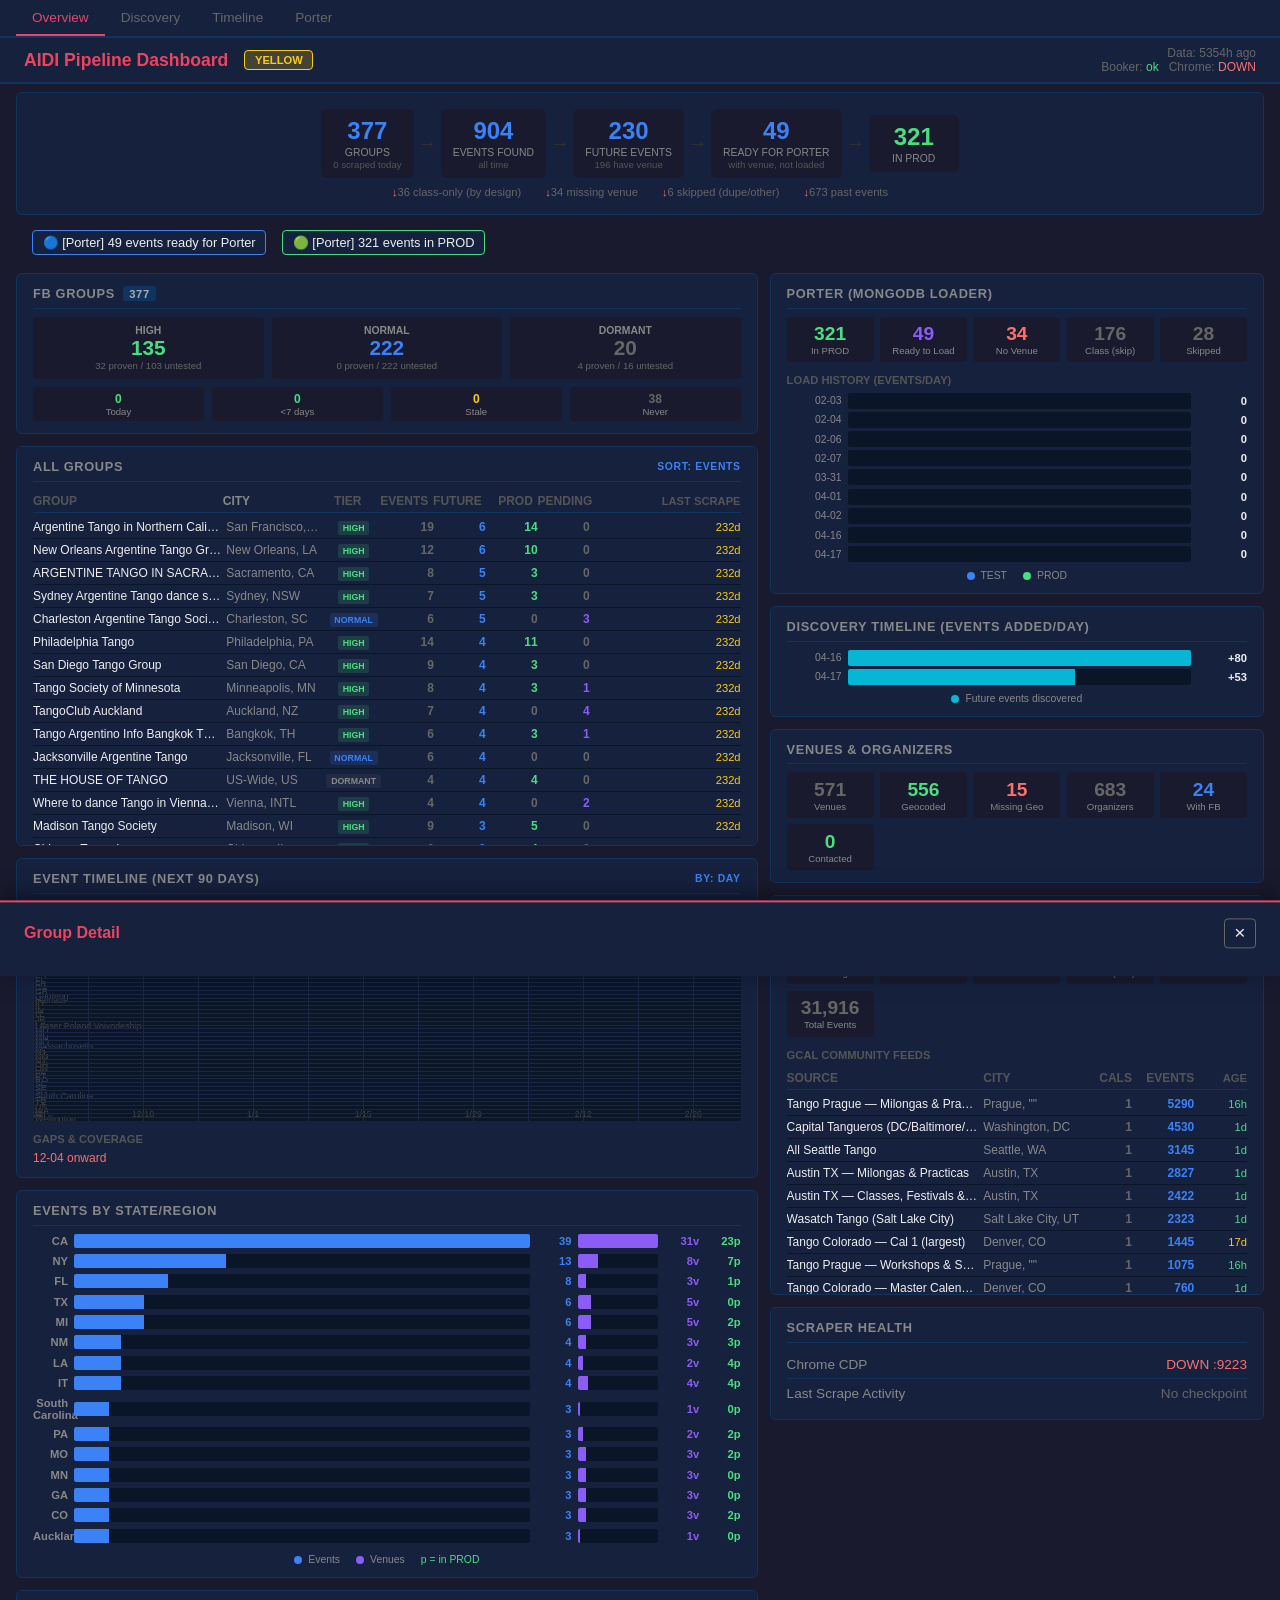
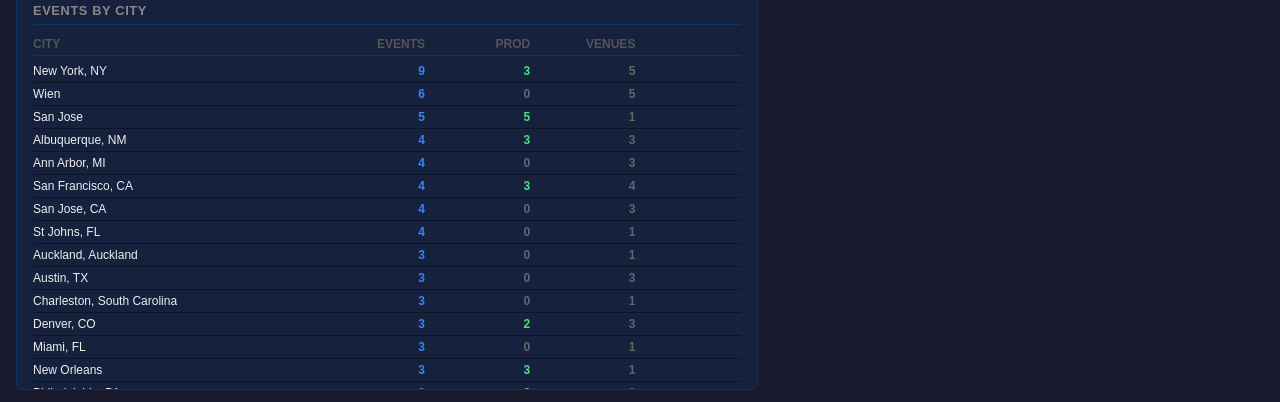
<file: index.html>
<!DOCTYPE html>
<html lang="en">
<head>
  <meta charset="UTF-8">
  <meta name="viewport" content="width=device-width, initial-scale=1.0">
  <title>AIDI Pipeline Dashboard</title>
  <link rel="stylesheet" href="style.css">
</head>
<body>
  <nav style="background:#16213e;display:flex;align-items:center;border-bottom:2px solid #0f3460;padding:0 1rem;">
    <a href="index.html" style="color:#e94560;text-decoration:none;padding:0.6rem 1rem;font-size:0.85rem;border-bottom:2px solid #e94560;">Overview</a>
    <a href="discovery.html" style="color:#666;text-decoration:none;padding:0.6rem 1rem;font-size:0.85rem;border-bottom:2px solid transparent;">Discovery</a>
    <a href="timeline.html" style="color:#666;text-decoration:none;padding:0.6rem 1rem;font-size:0.85rem;border-bottom:2px solid transparent;">Timeline</a>
    <a href="porter.html" style="color:#666;text-decoration:none;padding:0.6rem 1rem;font-size:0.85rem;border-bottom:2px solid transparent;">Porter</a>
  </nav>
  <header>
    <div class="header-left">
      <h1>AIDI Pipeline Dashboard</h1>
      <span id="health-badge" class="health-badge">--</span>
    </div>
    <div id="status">
      <span id="last-updated">Loading...</span>
      <br>
      <span id="db-status"></span>
    </div>
  </header>

  <!-- ═══ PIPELINE FUNNEL (top banner) ═══ -->
  <section id="funnel-section" class="panel funnel-panel">
    <div class="funnel-flow">
      <div class="funnel-step">
        <div class="funnel-value" id="f-groups">--</div>
        <div class="funnel-label">Groups</div>
        <div class="funnel-sub" id="f-groups-sub"></div>
      </div>
      <div class="funnel-arrow">&rarr;</div>
      <div class="funnel-step">
        <div class="funnel-value" id="f-discovered">--</div>
        <div class="funnel-label">Events Found</div>
        <div class="funnel-sub" id="f-discovered-sub"></div>
      </div>
      <div class="funnel-arrow">&rarr;</div>
      <div class="funnel-step">
        <div class="funnel-value" id="f-future">--</div>
        <div class="funnel-label">Future Events</div>
        <div class="funnel-sub" id="f-future-sub"></div>
      </div>
      <div class="funnel-arrow">&rarr;</div>
      <div class="funnel-step">
        <div class="funnel-value" id="f-ready">--</div>
        <div class="funnel-label">Ready for Porter</div>
        <div class="funnel-sub" id="f-ready-sub"></div>
      </div>
      <div class="funnel-arrow">&rarr;</div>
      <div class="funnel-step step-prod">
        <div class="funnel-value" id="f-prod">--</div>
        <div class="funnel-label">In PROD</div>
      </div>
    </div>
    <div class="funnel-drops">
      <span id="f-drop-class"></span>
      <span id="f-drop-venue"></span>
      <span id="f-drop-skipped"></span>
      <span id="f-drop-past"></span>
    </div>
  </section>

  <!-- ═══ ALERTS BAR ═══ -->
  <section id="alerts-bar" class="alerts-bar"></section>

  <!-- ═══ MAIN GRID ═══ -->
  <main class="main-grid">

    <!-- LEFT: Groups + Regions -->
    <div class="col-left">
      <!-- Group Tiers -->
      <section class="panel">
        <h2>FB Groups <span class="badge" id="group-total">--</span></h2>
        <div id="group-tiers" class="tier-cards"></div>
        <div id="group-freshness" class="freshness-row"></div>
      </section>

      <!-- Group Table (clickable) -->
      <section class="panel panel-scroll">
        <h2>All Groups <span class="toggle" id="group-sort-toggle">sort: events</span></h2>
        <div class="table-header group-table-row">
          <span class="col-name">Group</span>
          <span class="col-city">City</span>
          <span class="col-tier">Tier</span>
          <span class="col-num">Events</span>
          <span class="col-num">Future</span>
          <span class="col-num">PROD</span>
          <span class="col-num">Pending</span>
          <span class="col-num"></span>
          <span class="col-age">Last Scrape</span>
        </div>
        <div id="group-table"></div>
      </section>

      <!-- Scatter Timeline -->
      <section class="panel">
        <h2>Event Timeline (next 90 days) <span class="toggle" id="scatter-mode-toggle">by: day</span></h2>
        <div id="scatter-legend" class="chart-legend"></div>
        <div id="scatter-chart" class="scatter-area"></div>
        <h3>Gaps &amp; Coverage</h3>
        <div id="scatter-gaps"></div>
      </section>

      <!-- State/Region rollup -->
      <section class="panel">
        <h2>Events by State/Region</h2>
        <div id="state-bars" class="chart-area"></div>
      </section>

      <!-- Regions -->
      <section class="panel panel-scroll">
        <h2>Events by City</h2>
        <div class="table-header region-table-row">
          <span class="col-name">City</span>
          <span class="col-num">Events</span>
          <span class="col-num">PROD</span>
          <span class="col-num">Venues</span>
          <span class="col-num"></span>
        </div>
        <div id="region-table"></div>
      </section>
    </div>

    <!-- RIGHT: Porter + Harvey + Health -->
    <div class="col-right">

      <!-- Porter Sync -->
      <section class="panel">
        <h2>Porter (MongoDB Loader)</h2>
        <div id="porter-sync" class="metrics-grid"></div>
        <h3>Load History (events/day)</h3>
        <div id="porter-history" class="chart-area"></div>
      </section>

      <!-- Event Timeline -->
      <section class="panel">
        <h2>Discovery Timeline (events added/day)</h2>
        <div id="event-timeline" class="chart-area"></div>
      </section>

      <!-- Venues & Organizers -->
      <section class="panel">
        <h2>Venues &amp; Organizers</h2>
        <div id="venues-orgs" class="metrics-grid"></div>
      </section>

      <!-- Harvey Sites -->
      <section class="panel panel-scroll">
        <h2>Harvey (Site Scraper) <span class="badge" id="harvey-total">--</span></h2>
        <div id="harvey-summary" class="metrics-grid"></div>
        <h3>GCal Community Feeds</h3>
        <div class="table-header site-table-row">
          <span class="col-name">Source</span>
          <span class="col-type">City</span>
          <span class="col-num">Cals</span>
          <span class="col-num">Events</span>
          <span class="col-age">Age</span>
        </div>
        <div id="harvey-gcal-sources"></div>
        <h3>Standalone Sites</h3>
        <div class="table-header site-table-row">
          <span class="col-name">Site</span>
          <span class="col-type">Type</span>
          <span class="col-num"></span>
          <span class="col-num">Events</span>
          <span class="col-age">Age</span>
        </div>
        <div id="harvey-standalone"></div>
      </section>

      <!-- Scraper Health -->
      <section class="panel">
        <h2>Scraper Health</h2>
        <div id="scraper-health"></div>
      </section>
    </div>
  </main>

  <!-- Group detail drawer -->
  <div id="group-drawer" class="drawer hidden">
    <div class="drawer-header">
      <h2 id="drawer-title">Group Detail</h2>
      <button id="drawer-close">&times;</button>
    </div>
    <div id="drawer-content"></div>
  </div>

  <script src="app.js?v=6"></script>
</body>
</html>
</file>
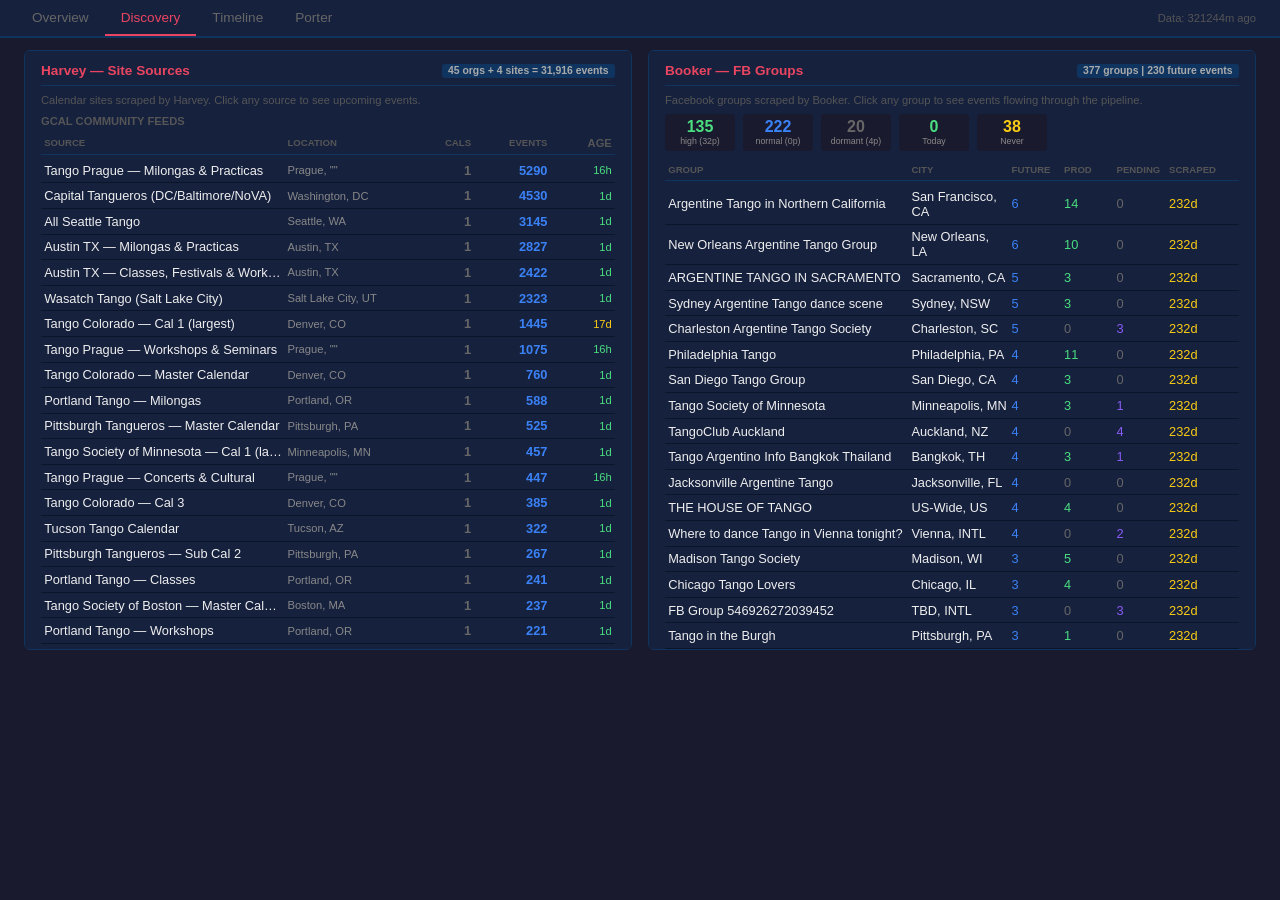
<file: discovery.html>
<!DOCTYPE html>
<html lang="en">
<head>
  <meta charset="UTF-8">
  <meta name="viewport" content="width=device-width, initial-scale=1.0">
  <title>AIDI — Discovery</title>
  <style>
    * { box-sizing: border-box; margin: 0; padding: 0; }
    body { font-family: -apple-system, BlinkMacSystemFont, 'Segoe UI', Roboto, sans-serif; background: #1a1a2e; color: #eee; font-size: 14px; }

    nav { background: #16213e; display: flex; align-items: center; border-bottom: 2px solid #0f3460; padding: 0 1rem; }
    nav a { color: #666; text-decoration: none; padding: 0.6rem 1rem; font-size: 0.85rem; border-bottom: 2px solid transparent; }
    nav a:hover { color: #aaa; }
    nav a.active { color: #e94560; border-bottom-color: #e94560; }
    .nav-spacer { flex: 1; }
    #nav-status { font-size: 0.7rem; color: #555; padding: 0.5rem; }

    .page { padding: 0.75rem 1.5rem; }

    /* Two column layout */
    .two-col { display: grid; grid-template-columns: 1fr 1fr; gap: 1rem; }
    @media (max-width: 1000px) { .two-col { grid-template-columns: 1fr; } }

    .panel { background: #16213e; border-radius: 6px; padding: 0.75rem 1rem; border: 1px solid #0f3460; }
    .panel h2 { font-size: 0.85rem; color: #e94560; margin-bottom: 0.5rem; padding-bottom: 0.4rem; border-bottom: 1px solid #0f3460; display: flex; justify-content: space-between; align-items: center; }
    .panel h3 { font-size: 0.7rem; color: #555; text-transform: uppercase; margin: 0.6rem 0 0.3rem; }
    .badge { font-size: 0.65rem; background: #0f3460; color: #aaa; padding: 0.1rem 0.4rem; border-radius: 3px; }

    .c-ok { color: #4ade80; } .c-warn { color: #facc15; } .c-bad { color: #f87171; }
    .c-blue { color: #3b82f6; } .c-purple { color: #8b5cf6; } .c-muted { color: #666; }

    /* Source/group rows */
    .source-row {
      display: grid; grid-template-columns: 2fr 1fr 0.5fr 0.6fr 0.5fr;
      gap: 0.3rem; align-items: center; padding: 0.3rem 0.2rem;
      border-bottom: 1px solid #0a1628; cursor: pointer; font-size: 0.8rem;
    }
    .source-row:hover { background: #1a2744; }
    .source-row .name { overflow: hidden; text-overflow: ellipsis; white-space: nowrap; }
    .source-row .loc { color: #888; font-size: 0.7rem; }
    .source-row .num { text-align: right; font-weight: bold; }
    .source-row .age { text-align: right; font-size: 0.7rem; }

    .group-row {
      display: grid; grid-template-columns: 2.5fr 1fr 0.5fr 0.5fr 0.5fr 0.7fr;
      gap: 0.3rem; align-items: center; padding: 0.3rem 0.2rem;
      border-bottom: 1px solid #0a1628; cursor: pointer; font-size: 0.8rem;
    }
    .group-row:hover { background: #1a2744; }
    .group-row .name { overflow: hidden; text-overflow: ellipsis; white-space: nowrap; }

    .tier-badge { font-size: 0.55rem; padding: 0.1rem 0.3rem; border-radius: 2px; text-transform: uppercase; font-weight: bold; }
    .tier-badge.high { background: rgba(74,222,128,0.15); color: #4ade80; }
    .tier-badge.normal { background: rgba(59,130,246,0.15); color: #3b82f6; }
    .tier-badge.dormant { background: rgba(102,102,102,0.15); color: #888; }

    .table-header { font-size: 0.6rem; color: #555; text-transform: uppercase; font-weight: bold; border-bottom: 1px solid #0f3460; padding-bottom: 0.3rem; margin-bottom: 0.2rem; }

    .panel-scroll { max-height: 600px; overflow-y: auto; }

    /* Detail drawer */
    .detail-panel { display: none; background: #121e38; border: 1px solid #3b82f6; border-radius: 6px; padding: 0.75rem 1rem; margin-top: 0.5rem; }
    .detail-panel.open { display: block; }
    .detail-panel h3 { color: #3b82f6; }
    .detail-close { float: right; background: none; border: 1px solid #555; color: #eee; cursor: pointer; padding: 0.1rem 0.4rem; border-radius: 3px; font-size: 0.8rem; }

    .event-row {
      display: grid; grid-template-columns: 2fr 0.8fr 1fr 0.7fr 0.6fr;
      gap: 0.3rem; padding: 0.2rem 0; border-bottom: 1px solid #0a1628; font-size: 0.75rem;
    }
    .event-row .title { overflow: hidden; text-overflow: ellipsis; white-space: nowrap; }
    .event-row .date { color: #888; }
    .event-row .venue { color: #888; overflow: hidden; text-overflow: ellipsis; white-space: nowrap; }

    .metrics-row { display: flex; gap: 0.5rem; margin: 0.4rem 0; }
    .metric { background: #1a1a2e; padding: 0.3rem 0.5rem; border-radius: 3px; text-align: center; min-width: 70px; }
    .metric .val { font-size: 1rem; font-weight: bold; }
    .metric .lbl { font-size: 0.55rem; color: #888; }
  </style>
</head>
<body>

  <nav>
    <a href="index.html">Overview</a>
    <a href="discovery.html" class="active">Discovery</a>
    <a href="timeline.html">Timeline</a>
    <a href="porter.html">Porter</a>
    <div class="nav-spacer"></div>
    <span id="nav-status"></span>
  </nav>

  <div class="page">
    <div class="two-col">

      <!-- HARVEY (left) -->
      <div>
        <section class="panel panel-scroll">
          <h2>Harvey — Site Sources <span class="badge" id="harvey-badge">--</span></h2>
          <p style="font-size:0.7rem;color:#555;margin-bottom:0.5rem;">Calendar sites scraped by Harvey. Click any source to see upcoming events.</p>

          <h3>GCal Community Feeds</h3>
          <div class="table-header source-row">
            <span>Source</span><span>Location</span><span class="num">Cals</span><span class="num">Events</span><span class="age">Age</span>
          </div>
          <div id="harvey-gcal"></div>

          <h3>Standalone Sites</h3>
          <div class="table-header source-row">
            <span>Site</span><span>Type</span><span></span><span class="num">Events</span><span class="age">Age</span>
          </div>
          <div id="harvey-standalone"></div>

          <div class="detail-panel" id="harvey-detail"></div>
        </section>
      </div>

      <!-- BOOKER (right) -->
      <div>
        <section class="panel panel-scroll">
          <h2>Booker — FB Groups <span class="badge" id="booker-badge">--</span></h2>
          <p style="font-size:0.7rem;color:#555;margin-bottom:0.5rem;">Facebook groups scraped by Booker. Click any group to see events flowing through the pipeline.</p>

          <div id="booker-tiers" style="display:flex;gap:0.5rem;margin-bottom:0.5rem;"></div>

          <div class="table-header group-row">
            <span>Group</span><span>City</span><span class="num">Future</span><span class="num">PROD</span><span class="num">Pending</span><span class="age">Scraped</span>
          </div>
          <div id="booker-groups"></div>

          <div class="detail-panel" id="booker-detail"></div>
        </section>
      </div>

    </div>
  </div>

<script>
const REFRESH = 60000;
let DATA = null;

async function load() {
  try { DATA = await (await fetch('data.json?t=' + Date.now())).json(); render(); }
  catch (e) { console.error(e); }
}

function render() {
  if (!DATA) return;
  const ts = new Date(DATA.generated_at);
  document.getElementById('nav-status').textContent = `Data: ${Math.round((Date.now() - ts.getTime()) / 60000)}m ago`;

  renderHarvey();
  renderBooker();
}

// ── HARVEY ──

function renderHarvey() {
  const h = DATA.harvey || {};
  const sources = h.sources || [];
  const standalone = h.standalone || [];
  const sum = h.summary || {};

  document.getElementById('harvey-badge').textContent =
    `${sum.gcalSources || 0} orgs + ${sum.standaloneSites || 0} sites = ${(sum.totalEvents || 0).toLocaleString()} events`;

  document.getElementById('harvey-gcal').innerHTML = sources.map((s, i) => {
    const age = fmtAge(s.ageHours);
    const ageCls = s.ageHours === null ? 'c-bad' : s.ageHours < 168 ? 'c-ok' : 'c-warn';
    return `<div class="source-row" onclick="showHarveyDetail('gcal', ${i})">
      <span class="name">${s.name}</span>
      <span class="loc">${s.city}, ${s.state}</span>
      <span class="num c-muted">${s.subCalendars}</span>
      <span class="num c-blue">${s.events}</span>
      <span class="age ${ageCls}">${age}</span>
    </div>`;
  }).join('');

  document.getElementById('harvey-standalone').innerHTML = standalone.map((s, i) => {
    const age = fmtAge(s.ageHours);
    const ageCls = s.ageHours === null ? 'c-bad' : s.ageHours < 168 ? 'c-ok' : 'c-warn';
    return `<div class="source-row" onclick="showHarveyDetail('standalone', ${i})">
      <span class="name">${s.name}</span>
      <span class="loc" style="color:#666">${s.type}</span>
      <span></span>
      <span class="num c-blue">${s.events}</span>
      <span class="age ${ageCls}">${age}</span>
    </div>`;
  }).join('');
}

function showHarveyDetail(type, idx) {
  const list = type === 'gcal' ? DATA.harvey.sources : DATA.harvey.standalone;
  const src = list[idx];
  if (!src) return;

  const el = document.getElementById('harvey-detail');
  const events = src.sampleEvents || [];

  el.innerHTML = `
    <button class="detail-close" onclick="this.parentElement.classList.remove('open')">&times;</button>
    <h3>${src.name} ${src.city ? '(' + src.city + ', ' + src.state + ')' : ''}</h3>
    <div class="metrics-row">
      <div class="metric"><div class="val c-blue">${src.events}</div><div class="lbl">Total Events</div></div>
      ${src.subCalendars ? `<div class="metric"><div class="val c-muted">${src.subCalendars}</div><div class="lbl">Sub-Cals</div></div>` : ''}
      <div class="metric"><div class="val ${fmtAgeCls(src.ageHours)}">${fmtAge(src.ageHours)}</div><div class="lbl">Last Update</div></div>
    </div>
    <h3>Upcoming Events (${events.length})</h3>
    ${events.length === 0 ? '<p style="color:#555;font-size:0.75rem;">No future events found</p>' :
      `<div class="table-header event-row"><span>Title</span><span>Date</span><span>Venue</span><span>City</span><span>Category</span></div>` +
      events.map(e => `<div class="event-row">
        <span class="title" title="${esc(e.title)}">${esc(e.title)}</span>
        <span class="date">${(e.start_dt || '').slice(0, 10)}</span>
        <span class="venue" title="${esc(e.venue_name)}">${esc(e.venue_name || '--')}</span>
        <span class="c-muted">${esc(e.city || '')}</span>
        <span class="c-muted">${esc(e.category || '')}</span>
      </div>`).join('')}
  `;
  el.classList.add('open');
}

// ── BOOKER ──

function renderBooker() {
  const b = DATA.booker;
  if (!b) return;

  const groups = b.groups || [];
  const tiers = b.groupTiers || [];
  const gf = b.groupFreshness || {};

  document.getElementById('booker-badge').textContent =
    `${gf.total || 0} groups | ${b.funnel?.future || 0} future events`;

  // Tier summary
  const tierColors = { high: 'c-ok', normal: 'c-blue', dormant: 'c-muted' };
  document.getElementById('booker-tiers').innerHTML = tiers.map(t =>
    `<div class="metric"><div class="val ${tierColors[t.tier] || 'c-muted'}">${t.total}</div><div class="lbl">${t.tier} (${t.proven}p)</div></div>`
  ).join('') +
    `<div class="metric"><div class="val c-ok">${gf.fresh_1d || 0}</div><div class="lbl">Today</div></div>` +
    `<div class="metric"><div class="val c-warn">${gf.never_scraped || 0}</div><div class="lbl">Never</div></div>`;

  // Group list — only show groups with events or recent scrapes (hide empty dormant clutter)
  const visible = groups.filter(g => g.future_events > 0 || g.total_events > 0 || g.last_scraped_at);
  document.getElementById('booker-groups').innerHTML = visible.map(g => {
    const age = fmtAge2(g.last_scraped_at);
    const ageCls = !g.last_scraped_at ? 'c-bad' : age.includes('d') && parseInt(age) > 7 ? 'c-warn' : 'c-ok';
    return `<div class="group-row" onclick="showBookerDetail(${g.id})">
      <span class="name" title="${esc(g.name)}">${esc(g.name)}</span>
      <span class="loc">${esc(g.city || '')}${g.state ? ', ' + g.state : ''}</span>
      <span class="num c-blue">${g.future_events || 0}</span>
      <span class="num ${g.prod_synced ? 'c-ok' : 'c-muted'}">${g.prod_synced || 0}</span>
      <span class="num ${g.pending > 0 ? 'c-purple' : 'c-muted'}">${g.pending || 0}</span>
      <span class="age ${ageCls}">${age}</span>
    </div>`;
  }).join('');
}

function showBookerDetail(groupId) {
  const group = DATA.booker.groups.find(g => g.id === groupId);
  if (!group) return;

  // Find events for this group from the scatter data
  const events = (DATA.booker.scatter || []).filter(e => e.group_id === groupId);

  const el = document.getElementById('booker-detail');
  el.innerHTML = `
    <button class="detail-close" onclick="this.parentElement.classList.remove('open')">&times;</button>
    <h3>${esc(group.name)}</h3>
    <div style="font-size:0.75rem;color:#888;margin-bottom:0.4rem;">
      ${esc(group.city || '')}${group.state ? ', ' + group.state : ''} |
      <span class="tier-badge ${group.tier}">${group.tier}</span> |
      Scraped: ${fmtAge2(group.last_scraped_at)} |
      ${group.consecutive_empty_scrapes || 0} empty runs
      ${group.url ? ` | <a href="${group.url}" target="_blank" style="color:#3b82f6">FB Group</a>` : ''}
    </div>
    <div class="metrics-row">
      <div class="metric"><div class="val c-muted">${group.total_events || 0}</div><div class="lbl">Total</div></div>
      <div class="metric"><div class="val c-blue">${group.future_events || 0}</div><div class="lbl">Future</div></div>
      <div class="metric"><div class="val c-ok">${group.prod_synced || 0}</div><div class="lbl">In PROD</div></div>
      <div class="metric"><div class="val c-purple">${group.pending || 0}</div><div class="lbl">Pending</div></div>
    </div>
    <h3>Future Events from this Group (${events.length})</h3>
    ${events.length === 0 ? '<p style="color:#555;font-size:0.75rem;">No future events</p>' :
      `<div class="table-header event-row"><span>Title</span><span>Date</span><span>Venue</span><span>City</span><span>Status</span></div>` +
      events.map(e => {
        const sCls = e.pipeline_status === 'prod' ? 'c-ok' : e.pipeline_status === 'ready' ? 'c-blue' : e.pipeline_status === 'pending' ? 'c-purple' : 'c-muted';
        return `<div class="event-row">
          <span class="title" title="${esc(e.title)}">${esc(e.title)}</span>
          <span class="date">${(e.start_dt || '').slice(0, 10)}</span>
          <span class="venue" title="${esc(e.venue_name)}">${esc(e.venue_name || '--')}</span>
          <span class="c-muted">${esc(e.city || '')}</span>
          <span class="${sCls}">${e.pipeline_status}</span>
        </div>`;
      }).join('')}
  `;
  el.classList.add('open');
}

// ── Helpers ──

function fmtAge(h) { if (h === null || h === undefined) return 'never'; if (h < 1) return '<1h'; if (h < 24) return h + 'h'; return Math.round(h / 24) + 'd'; }
function fmtAgeCls(h) { return h === null ? 'c-bad' : h < 168 ? 'c-ok' : 'c-warn'; }
function fmtAge2(iso) { if (!iso) return 'never'; const ms = Date.now() - new Date(iso).getTime(); const m = Math.round(ms/60000); if (m < 60) return m + 'm'; const h = Math.round(m/60); if (h < 24) return h + 'h'; return Math.round(h/24) + 'd'; }
function esc(s) { return (s || '').replace(/&/g,'&amp;').replace(/</g,'&lt;').replace(/"/g,'&quot;'); }

load();
setInterval(load, REFRESH);
</script>
</body>
</html>
</file>
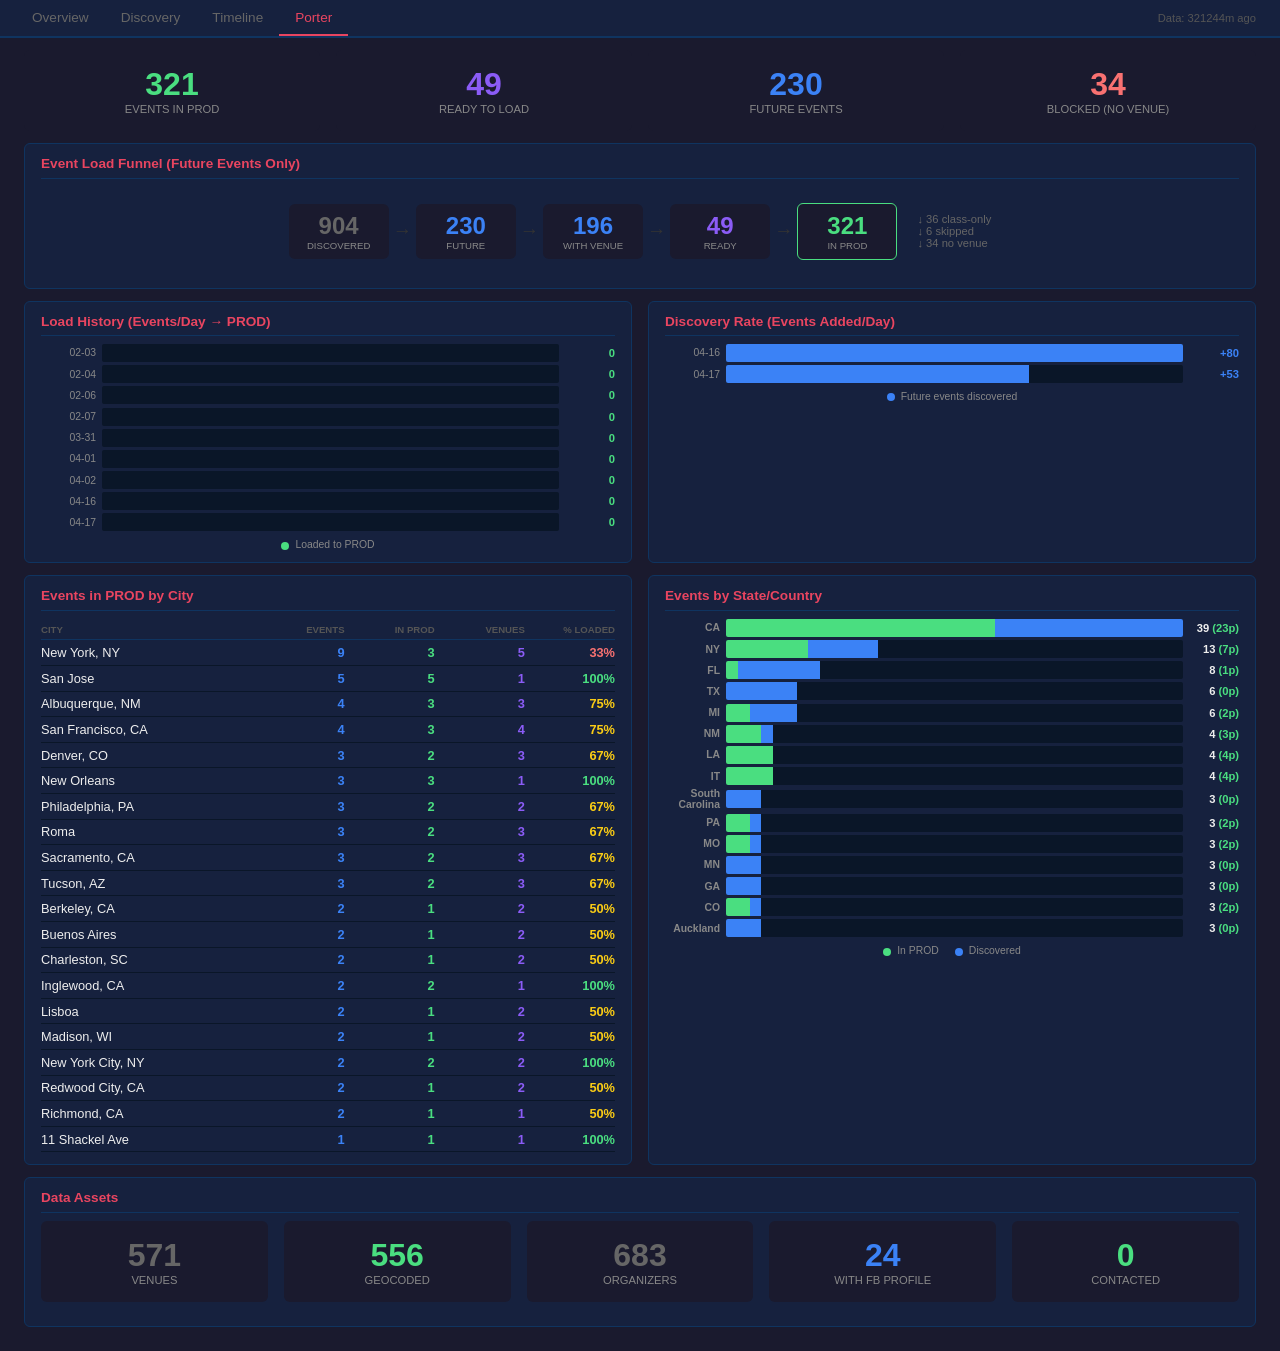
<file: porter.html>
<!DOCTYPE html>
<html lang="en">
<head>
  <meta charset="UTF-8">
  <meta name="viewport" content="width=device-width, initial-scale=1.0">
  <title>AIDI — Porter (MongoDB Loader)</title>
  <style>
    * { box-sizing: border-box; margin: 0; padding: 0; }
    body { font-family: -apple-system, BlinkMacSystemFont, 'Segoe UI', Roboto, sans-serif; background: #1a1a2e; color: #eee; font-size: 14px; }

    nav { background: #16213e; display: flex; align-items: center; border-bottom: 2px solid #0f3460; padding: 0 1rem; }
    nav a { color: #666; text-decoration: none; padding: 0.6rem 1rem; font-size: 0.85rem; border-bottom: 2px solid transparent; }
    nav a:hover { color: #aaa; }
    nav a.active { color: #e94560; border-bottom-color: #e94560; }
    .nav-spacer { flex: 1; }
    #nav-status { font-size: 0.7rem; color: #555; padding: 0.5rem; }

    .page { padding: 0.75rem 1.5rem; }
    .panel { background: #16213e; border-radius: 6px; padding: 0.75rem 1rem; border: 1px solid #0f3460; margin-bottom: 0.75rem; }
    .panel h2 { font-size: 0.85rem; color: #e94560; margin-bottom: 0.5rem; padding-bottom: 0.4rem; border-bottom: 1px solid #0f3460; }
    .panel h3 { font-size: 0.7rem; color: #555; text-transform: uppercase; margin: 0.6rem 0 0.3rem; }

    .c-ok { color: #4ade80; } .c-warn { color: #facc15; } .c-bad { color: #f87171; }
    .c-blue { color: #3b82f6; } .c-purple { color: #8b5cf6; } .c-muted { color: #666; }

    /* Big number cards */
    .big-numbers { display: flex; gap: 1rem; flex-wrap: wrap; margin-bottom: 0.75rem; }
    .big-card { background: #1a1a2e; border-radius: 6px; padding: 1rem 1.5rem; text-align: center; min-width: 120px; flex: 1; }
    .big-val { font-size: 2rem; font-weight: bold; }
    .big-lbl { font-size: 0.7rem; color: #888; text-transform: uppercase; }

    /* Funnel */
    .funnel { display: flex; align-items: center; justify-content: center; gap: 0.25rem; padding: 1rem; flex-wrap: wrap; }
    .funnel-step { text-align: center; padding: 0.5rem 1rem; background: #1a1a2e; border-radius: 6px; min-width: 100px; }
    .funnel-val { font-size: 1.5rem; font-weight: bold; }
    .funnel-lbl { font-size: 0.6rem; color: #888; text-transform: uppercase; }
    .funnel-arrow { color: #333; font-size: 1.2rem; }

    /* Bar charts */
    .chart-area { display: flex; flex-direction: column; gap: 0.2rem; }
    .chart-row { display: flex; align-items: center; gap: 0.4rem; }
    .chart-label { width: 55px; font-size: 0.65rem; color: #888; text-align: right; }
    .chart-bars { flex: 1; display: flex; height: 18px; border-radius: 2px; overflow: hidden; background: #0a1628; }
    .bar-prod { background: #4ade80; }
    .bar-events { background: #3b82f6; }
    .bar-venues { background: #8b5cf6; }
    .chart-count { width: 50px; font-size: 0.7rem; font-weight: bold; text-align: right; }

    .legend { display: flex; gap: 1rem; justify-content: center; font-size: 0.65rem; color: #888; margin-top: 0.3rem; }
    .ldot { width: 8px; height: 8px; border-radius: 50%; display: inline-block; margin-right: 0.2rem; vertical-align: middle; }

    /* Region table */
    .region-row { display: grid; grid-template-columns: 1.5fr 0.6fr 0.6fr 0.6fr 0.6fr; gap: 0.3rem; padding: 0.3rem 0; border-bottom: 1px solid #0a1628; font-size: 0.8rem; }
    .region-row .num { text-align: right; font-weight: bold; }
    .table-header { font-size: 0.6rem; color: #555; text-transform: uppercase; font-weight: bold; border-bottom: 1px solid #0f3460; padding-bottom: 0.3rem; }

    .two-col { display: grid; grid-template-columns: 1fr 1fr; gap: 1rem; }
    @media (max-width: 1000px) { .two-col { grid-template-columns: 1fr; } }
  </style>
</head>
<body>

  <nav>
    <a href="index.html">Overview</a>
    <a href="discovery.html">Discovery</a>
    <a href="timeline.html">Timeline</a>
    <a href="porter.html" class="active">Porter</a>
    <div class="nav-spacer"></div>
    <span id="nav-status"></span>
  </nav>

  <div class="page">
    <!-- Big numbers -->
    <div class="big-numbers" id="big-numbers"></div>

    <!-- Load funnel -->
    <section class="panel">
      <h2>Event Load Funnel (Future Events Only)</h2>
      <div class="funnel" id="funnel"></div>
    </section>

    <div class="two-col">
      <!-- Load history -->
      <section class="panel">
        <h2>Load History (Events/Day &rarr; PROD)</h2>
        <div class="chart-area" id="history-chart"></div>
      </section>

      <!-- Discovery rate -->
      <section class="panel">
        <h2>Discovery Rate (Events Added/Day)</h2>
        <div class="chart-area" id="discovery-chart"></div>
      </section>
    </div>

    <div class="two-col">
      <!-- By region -->
      <section class="panel">
        <h2>Events in PROD by City</h2>
        <div class="table-header region-row">
          <span>City</span><span class="num">Events</span><span class="num">In PROD</span><span class="num">Venues</span><span class="num">% Loaded</span>
        </div>
        <div id="region-table"></div>
      </section>

      <!-- By state -->
      <section class="panel">
        <h2>Events by State/Country</h2>
        <div class="chart-area" id="state-chart"></div>
      </section>
    </div>

    <!-- Venues & Organizers -->
    <section class="panel">
      <h2>Data Assets</h2>
      <div class="big-numbers" id="assets"></div>
    </section>
  </div>

<script>
const REFRESH = 60000;
let DATA = null;

async function load() {
  try { DATA = await (await fetch('data.json?t=' + Date.now())).json(); render(); }
  catch (e) { console.error(e); }
}

function render() {
  if (!DATA?.booker) return;
  const ts = new Date(DATA.generated_at);
  document.getElementById('nav-status').textContent = `Data: ${Math.round((Date.now() - ts.getTime()) / 60000)}m ago`;

  const f = DATA.booker.funnel;

  // Big numbers
  document.getElementById('big-numbers').innerHTML = `
    <div class="big-card"><div class="big-val c-ok">${f.in_prod}</div><div class="big-lbl">Events in PROD</div></div>
    <div class="big-card"><div class="big-val c-purple">${f.ready_for_porter}</div><div class="big-lbl">Ready to Load</div></div>
    <div class="big-card"><div class="big-val c-blue">${f.future}</div><div class="big-lbl">Future Events</div></div>
    <div class="big-card"><div class="big-val c-bad">${f.missing_venue}</div><div class="big-lbl">Blocked (No Venue)</div></div>
  `;

  // Funnel
  document.getElementById('funnel').innerHTML = `
    <div class="funnel-step"><div class="funnel-val c-muted">${f.total_discovered}</div><div class="funnel-lbl">Discovered</div></div>
    <div class="funnel-arrow">&rarr;</div>
    <div class="funnel-step"><div class="funnel-val c-blue">${f.future}</div><div class="funnel-lbl">Future</div></div>
    <div class="funnel-arrow">&rarr;</div>
    <div class="funnel-step"><div class="funnel-val c-blue">${f.future_with_venue}</div><div class="funnel-lbl">With Venue</div></div>
    <div class="funnel-arrow">&rarr;</div>
    <div class="funnel-step"><div class="funnel-val c-purple">${f.ready_for_porter}</div><div class="funnel-lbl">Ready</div></div>
    <div class="funnel-arrow">&rarr;</div>
    <div class="funnel-step" style="border:1px solid #4ade80"><div class="funnel-val c-ok">${f.in_prod}</div><div class="funnel-lbl">In PROD</div></div>
    <div style="margin-left:1rem;font-size:0.7rem;color:#666">
      <div>&darr; ${f.skipped_class} class-only</div>
      <div>&darr; ${f.skipped_other} skipped</div>
      <div>&darr; ${f.missing_venue} no venue</div>
    </div>
  `;

  // Load history
  const hist = DATA.booker.porterHistory || [];
  if (hist.length > 0) {
    const max = Math.max(...hist.map(h => h.loaded_prod || 0), 1);
    document.getElementById('history-chart').innerHTML =
      hist.slice(0, 14).reverse().map(h => {
        const w = ((h.loaded_prod || 0) / max) * 100;
        return `<div class="chart-row">
          <span class="chart-label">${(h.day || '').slice(5)}</span>
          <div class="chart-bars"><div class="bar-prod" style="width:${w}%"></div></div>
          <span class="chart-count c-ok">${h.loaded_prod || 0}</span>
        </div>`;
      }).join('') + `<div class="legend"><span><span class="ldot" style="background:#4ade80"></span> Loaded to PROD</span></div>`;
  }

  // Discovery rate
  const tl = DATA.booker.eventTimeline || [];
  if (tl.length > 0) {
    const max = Math.max(...tl.map(t => t.future_added || 0), 1);
    document.getElementById('discovery-chart').innerHTML =
      tl.filter(t => (t.future_added || 0) > 0).slice(0, 14).reverse().map(t => {
        const w = ((t.future_added || 0) / max) * 100;
        return `<div class="chart-row">
          <span class="chart-label">${(t.day || '').slice(5)}</span>
          <div class="chart-bars"><div class="bar-events" style="width:${w}%"></div></div>
          <span class="chart-count c-blue">+${t.future_added || 0}</span>
        </div>`;
      }).join('') + `<div class="legend"><span><span class="ldot" style="background:#3b82f6"></span> Future events discovered</span></div>`;
  }

  // Regions
  const regions = DATA.booker.regions || [];
  document.getElementById('region-table').innerHTML = regions.filter(r => r.prod_synced > 0).slice(0, 20).map(r => {
    const pct = r.events > 0 ? Math.round((r.prod_synced / r.events) * 100) : 0;
    const cls = pct >= 80 ? 'c-ok' : pct >= 40 ? 'c-warn' : 'c-bad';
    return `<div class="region-row">
      <span>${r.city}${r.state ? ', ' + r.state : ''}</span>
      <span class="num c-blue">${r.events}</span>
      <span class="num c-ok">${r.prod_synced}</span>
      <span class="num c-purple">${r.venues || 0}</span>
      <span class="num ${cls}">${pct}%</span>
    </div>`;
  }).join('');

  // State bars
  const states = DATA.booker.stateRollup || [];
  if (states.length > 0) {
    const max = Math.max(...states.map(s => s.events), 1);
    document.getElementById('state-chart').innerHTML = states.slice(0, 15).map(s => {
      const evW = ((s.events || 0) / max) * 100;
      const prodW = ((s.in_prod || 0) / max) * 100;
      return `<div class="chart-row">
        <span class="chart-label" style="font-weight:bold">${s.region}</span>
        <div class="chart-bars">
          <div class="bar-prod" style="width:${prodW}%"></div>
          <div class="bar-events" style="width:${evW - prodW}%"></div>
        </div>
        <span class="chart-count">${s.events} <span class="c-ok">(${s.in_prod}p)</span></span>
      </div>`;
    }).join('') + `<div class="legend"><span><span class="ldot" style="background:#4ade80"></span> In PROD</span><span><span class="ldot" style="background:#3b82f6"></span> Discovered</span></div>`;
  }

  // Assets
  const v = DATA.booker.venues || {};
  const o = DATA.booker.organizers || {};
  document.getElementById('assets').innerHTML = `
    <div class="big-card"><div class="big-val c-muted">${v.total || 0}</div><div class="big-lbl">Venues</div></div>
    <div class="big-card"><div class="big-val c-ok">${v.geocoded || 0}</div><div class="big-lbl">Geocoded</div></div>
    <div class="big-card"><div class="big-val c-muted">${o.total || 0}</div><div class="big-lbl">Organizers</div></div>
    <div class="big-card"><div class="big-val c-blue">${o.with_fb || 0}</div><div class="big-lbl">With FB Profile</div></div>
    <div class="big-card"><div class="big-val c-ok">${o.contacted || 0}</div><div class="big-lbl">Contacted</div></div>
  `;
}

load();
setInterval(load, REFRESH);
</script>
</body>
</html>
</file>
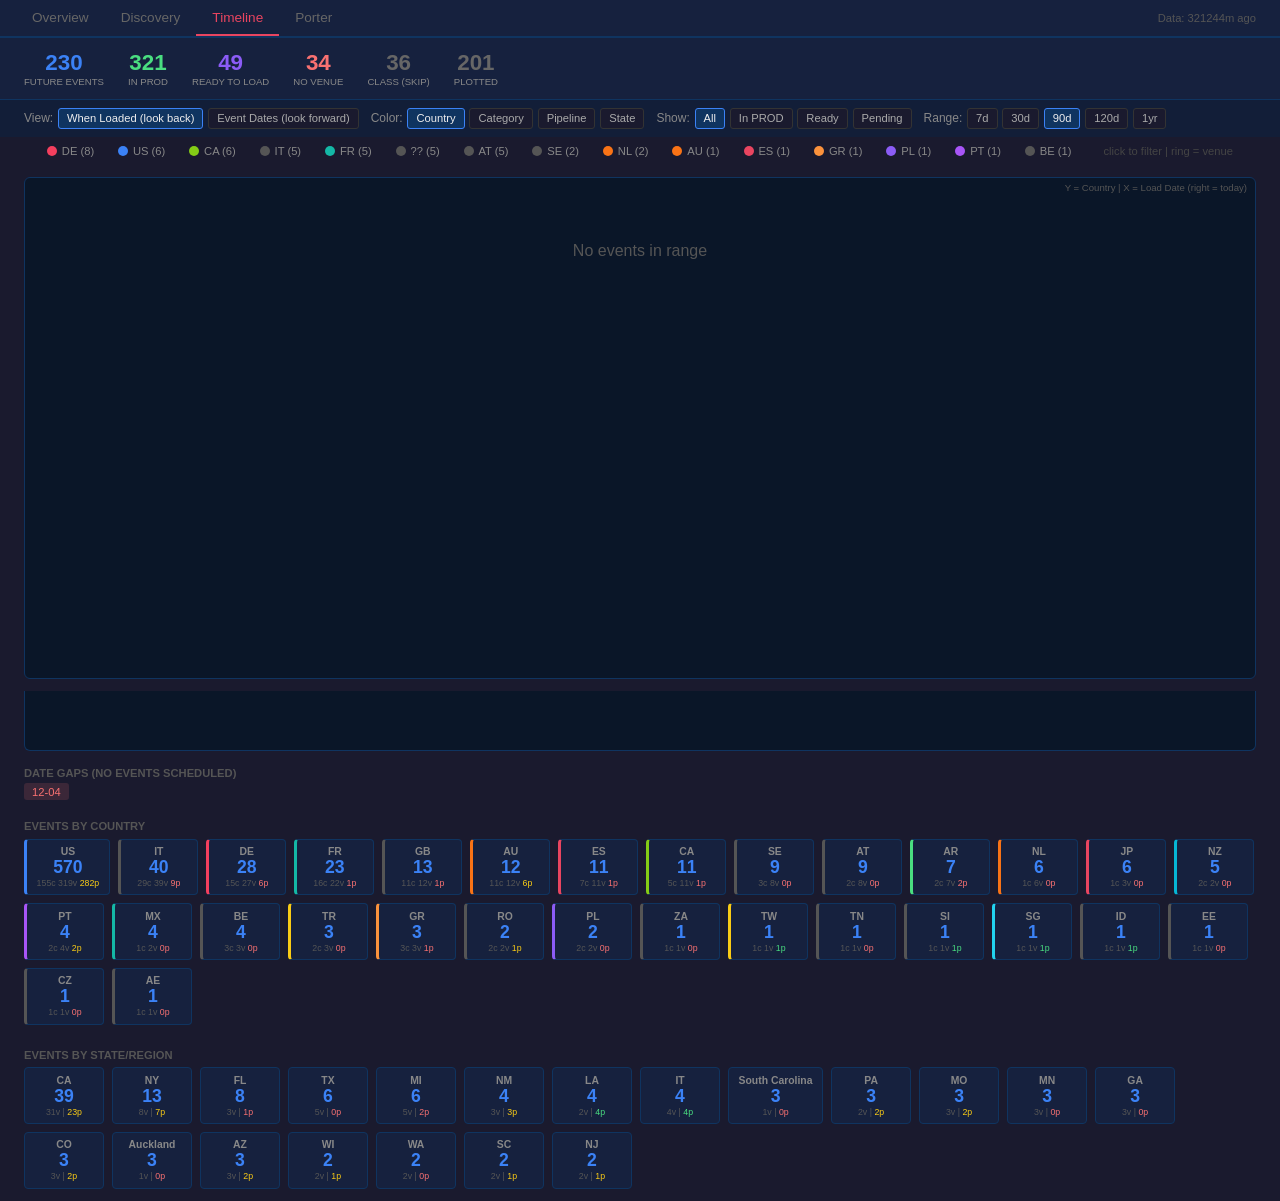
<file: timeline.html>
<!DOCTYPE html>
<html lang="en">
<head>
  <meta charset="UTF-8">
  <meta name="viewport" content="width=device-width, initial-scale=1.0">
  <title>AIDI — Event Timeline</title>
  <style>
    * { box-sizing: border-box; margin: 0; padding: 0; }
    body { font-family: -apple-system, BlinkMacSystemFont, 'Segoe UI', Roboto, sans-serif; background: #1a1a2e; color: #eee; }

    /* Nav tabs */
    nav { background: #16213e; display: flex; align-items: center; border-bottom: 2px solid #0f3460; padding: 0 1rem; }
    nav a { color: #666; text-decoration: none; padding: 0.6rem 1rem; font-size: 0.85rem; border-bottom: 2px solid transparent; }
    nav a:hover { color: #aaa; }
    nav a.active { color: #e94560; border-bottom-color: #e94560; }
    .nav-spacer { flex: 1; }
    #nav-status { font-size: 0.7rem; color: #555; padding: 0.5rem; }

    /* Summary bar */
    .summary-bar {
      display: flex; gap: 1.5rem; padding: 0.75rem 1.5rem; background: #16213e;
      border-bottom: 1px solid #0f3460; flex-wrap: wrap; align-items: center;
    }
    .sum-item { text-align: center; }
    .sum-val { font-size: 1.4rem; font-weight: bold; }
    .sum-label { font-size: 0.6rem; color: #888; text-transform: uppercase; }
    .c-ok { color: #4ade80; } .c-warn { color: #facc15; } .c-bad { color: #f87171; }
    .c-blue { color: #3b82f6; } .c-purple { color: #8b5cf6; } .c-cyan { color: #06b6d4; }
    .c-muted { color: #666; }

    /* Filter bar */
    .filters {
      display: flex; gap: 0.75rem; padding: 0.5rem 1.5rem; background: #121e38;
      flex-wrap: wrap; align-items: center; font-size: 0.75rem;
    }
    .filter-group { display: flex; align-items: center; gap: 0.3rem; }
    .filter-group label { color: #888; }
    .filter-btn {
      background: #1a1a2e; color: #aaa; border: 1px solid #333; padding: 0.2rem 0.5rem;
      border-radius: 3px; cursor: pointer; font-size: 0.7rem;
    }
    .filter-btn.active { background: #0f3460; border-color: #3b82f6; color: #eee; }

    /* Main scatter area */
    .scatter-container {
      position: relative; margin: 0.75rem 1.5rem; background: #0a1628;
      border-radius: 6px; border: 1px solid #0f3460; overflow: hidden;
    }
    .scatter-canvas {
      position: relative; width: 100%; height: 500px; overflow: hidden;
    }
    .dot {
      position: absolute; width: 7px; height: 7px; border-radius: 50%;
      transform: translate(-50%, -50%); cursor: pointer; transition: transform 0.15s;
    }
    .dot:hover { transform: translate(-50%, -50%) scale(2.5); z-index: 100; }
    .dot.has-venue { box-shadow: 0 0 0 1.5px rgba(255,255,255,0.5); }

    /* Grid lines and labels */
    .grid-v { position: absolute; top: 0; bottom: 0; width: 1px; background: #1a2744; pointer-events: none; }
    .grid-h { position: absolute; left: 0; right: 0; height: 1px; background: #1a2744; pointer-events: none; }
    .x-label { position: absolute; bottom: 4px; font-size: 0.6rem; color: #444; transform: translateX(-50%); pointer-events: none; }
    .y-label { position: absolute; left: 4px; font-size: 0.6rem; color: #555; transform: translateY(-50%); pointer-events: none; font-weight: bold; }
    .week-shade { position: absolute; top: 0; bottom: 0; background: rgba(255,255,255,0.015); pointer-events: none; }

    /* Tooltip */
    .tooltip {
      display: none; position: fixed; background: #16213e; border: 1px solid #3b82f6;
      padding: 0.6rem 0.8rem; border-radius: 6px; font-size: 0.75rem; z-index: 200;
      max-width: 300px; box-shadow: 0 4px 12px rgba(0,0,0,0.5); pointer-events: none;
    }
    .tooltip .tt-title { font-weight: bold; color: #eee; margin-bottom: 0.25rem; }
    .tooltip .tt-row { color: #aaa; display: flex; gap: 0.5rem; }
    .tooltip .tt-row span:first-child { color: #666; min-width: 55px; }

    /* Legend */
    .legend {
      display: flex; gap: 1.5rem; justify-content: center; padding: 0.5rem;
      font-size: 0.7rem; color: #888; flex-wrap: wrap;
    }
    .legend-item { display: flex; align-items: center; gap: 0.3rem; }
    .ldot { width: 10px; height: 10px; border-radius: 50%; display: inline-block; }

    /* Day histogram (bottom bar) */
    .histogram {
      display: flex; align-items: flex-end; gap: 1px; height: 60px;
      margin: 0 1.5rem 0.5rem; background: #0a1628; border-radius: 0 0 6px 6px;
      padding: 0 2px; border: 1px solid #0f3460; border-top: none;
    }
    .hbar {
      flex: 1; min-width: 2px; border-radius: 2px 2px 0 0; cursor: pointer;
      transition: opacity 0.15s;
    }
    .hbar:hover { opacity: 1 !important; }

    /* Gaps section */
    .gaps-section {
      padding: 0.5rem 1.5rem; font-size: 0.8rem;
    }
    .gaps-section h3 { font-size: 0.7rem; color: #555; text-transform: uppercase; margin-bottom: 0.3rem; }
    .gap-list { display: flex; gap: 0.75rem; flex-wrap: wrap; }
    .gap-chip { background: rgba(248,113,113,0.15); color: #f87171; padding: 0.15rem 0.5rem; border-radius: 3px; font-size: 0.7rem; }
    .no-gaps { color: #4ade80; }

    /* State breakdown */
    .state-section { padding: 0.75rem 1.5rem; }
    .state-section h3 { font-size: 0.7rem; color: #555; text-transform: uppercase; margin-bottom: 0.4rem; }
    .state-grid { display: flex; gap: 0.5rem; flex-wrap: wrap; }
    .state-card {
      background: #16213e; border: 1px solid #0f3460; border-radius: 4px;
      padding: 0.4rem 0.6rem; min-width: 80px; text-align: center;
    }
    .state-card .st-name { font-size: 0.65rem; color: #888; font-weight: bold; }
    .state-card .st-val { font-size: 1.1rem; font-weight: bold; }
    .state-card .st-detail { font-size: 0.55rem; color: #555; }
  </style>
</head>
<body>

  <nav>
    <a href="index.html">Overview</a>
    <a href="discovery.html">Discovery</a>
    <a href="timeline.html" class="active">Timeline</a>
    <a href="porter.html">Porter</a>
    <div class="nav-spacer"></div>
    <span id="nav-status"></span>
  </nav>

  <!-- Summary -->
  <div class="summary-bar" id="summary-bar"></div>

  <!-- View toggle -->
  <div class="filters">
    <div class="filter-group">
      <label>View:</label>
      <button class="filter-btn active" data-view="loaded">When Loaded (look back)</button>
      <button class="filter-btn" data-view="event">Event Dates (look forward)</button>
    </div>
    <div class="filter-group">
      <label>Color:</label>
      <button class="filter-btn active" data-color="country">Country</button>
      <button class="filter-btn" data-color="category">Category</button>
      <button class="filter-btn" data-color="status">Pipeline</button>
      <button class="filter-btn" data-color="state">State</button>
    </div>
    <div class="filter-group">
      <label>Show:</label>
      <button class="filter-btn active" data-show="all">All</button>
      <button class="filter-btn" data-show="prod">In PROD</button>
      <button class="filter-btn" data-show="ready">Ready</button>
      <button class="filter-btn" data-show="pending">Pending</button>
    </div>
    <div class="filter-group">
      <label>Range:</label>
      <button class="filter-btn" data-range="7">7d</button>
      <button class="filter-btn" data-range="30">30d</button>
      <button class="filter-btn active" data-range="90">90d</button>
      <button class="filter-btn" data-range="120">120d</button>
      <button class="filter-btn" data-range="365">1yr</button>
    </div>
  </div>

  <!-- Legend -->
  <div class="legend" id="legend"></div>

  <!-- Scatter -->
  <div class="scatter-container">
    <div class="scatter-canvas" id="scatter"></div>
  </div>

  <!-- Day histogram -->
  <div class="histogram" id="histogram"></div>

  <!-- Gaps -->
  <div class="gaps-section">
    <h3>Date Gaps (no events scheduled)</h3>
    <div class="gap-list" id="gaps"></div>
  </div>

  <!-- Country breakdown -->
  <div class="state-section">
    <h3>Events by Country</h3>
    <div class="state-grid" id="country-grid"></div>
  </div>

  <!-- State breakdown -->
  <div class="state-section">
    <h3>Events by State/Region</h3>
    <div class="state-grid" id="state-grid"></div>
  </div>

  <!-- Tooltip -->
  <div class="tooltip" id="tooltip"></div>

<script>
const REFRESH = 60000;
let DATA = null;
let viewMode = 'loaded'; // 'loaded' (look back) or 'event' (look forward)
let colorMode = 'country';
let showFilter = 'all';
let rangeFilter = 90;
let legendFilter = null; // null = show all, or a value like 'US', 'Milonga', 'prod' to filter by legend click

const STATUS_COLORS = { prod: '#4ade80', loaded: '#facc15', test: '#facc15', ready: '#3b82f6', pending: '#8b5cf6', skip: '#555' };
const CAT_COLORS = { Milonga: '#e94560', Practica: '#3b82f6', Workshop: '#facc15', Festival: '#06b6d4', Marathon: '#8b5cf6', Encuentro: '#f97316', Class: '#888', Unknown: '#555' };
const COUNTRY_COLORS = { US: '#3b82f6', AU: '#f97316', NZ: '#06b6d4', TH: '#ec4899', JP: '#e94560', TW: '#facc15', UK: '#8b5cf6', FR: '#14b8a6', AR: '#4ade80', BR: '#84cc16', DE: '#f43f5e', SG: '#22d3ee', PT: '#a855f7', GR: '#fb923c', KR: '#6366f1', NL: '#f97316', ES: '#e94560', TR: '#facc15', IL: '#06b6d4', PL: '#8b5cf6', MX: '#14b8a6', CA: '#84cc16', RU: '#f43f5e' };
const STATE_COLORS = {};
const STATE_PALETTE = ['#e94560','#3b82f6','#4ade80','#facc15','#8b5cf6','#06b6d4','#f97316','#ec4899','#14b8a6','#a855f7','#f43f5e','#22d3ee','#84cc16','#fb923c','#6366f1'];

async function load() {
  try {
    const r = await fetch('data.json?t=' + Date.now());
    DATA = await r.json();
    render();
  } catch (e) { console.error(e); }
}

function render() {
  if (!DATA?.booker) return;
  renderSummary();
  renderLegend();
  renderScatter();
  renderHistogram();
  renderGaps();
  renderCountries();
  renderStates();

  const ts = new Date(DATA.generated_at);
  const age = Math.round((Date.now() - ts.getTime()) / 60000);
  document.getElementById('nav-status').textContent = `Data: ${age}m ago`;
}

// ── Summary bar ──

function renderSummary() {
  const f = DATA.booker.funnel;
  document.getElementById('summary-bar').innerHTML = `
    <div class="sum-item"><div class="sum-val c-blue">${f.future}</div><div class="sum-label">Future Events</div></div>
    <div class="sum-item"><div class="sum-val c-ok">${f.in_prod}</div><div class="sum-label">In PROD</div></div>
    <div class="sum-item"><div class="sum-val c-purple">${f.ready_for_porter}</div><div class="sum-label">Ready to Load</div></div>
    <div class="sum-item"><div class="sum-val c-bad">${f.missing_venue}</div><div class="sum-label">No Venue</div></div>
    <div class="sum-item"><div class="sum-val c-muted">${f.skipped_class}</div><div class="sum-label">Class (skip)</div></div>
    <div class="sum-item"><div class="sum-val c-muted">${DATA.booker.scatter.length}</div><div class="sum-label">Plotted</div></div>
  `;
}

// ── Legend ──

function renderLegend() {
  const el = document.getElementById('legend');

  function legendBtn(key, color, label) {
    const active = legendFilter === key;
    const style = active
      ? `background:${color};color:#000;padding:0.15rem 0.5rem;border-radius:3px;cursor:pointer;font-weight:bold`
      : `cursor:pointer;opacity:${legendFilter && legendFilter !== key ? '0.3' : '1'}`;
    return `<span class="legend-item" style="${style}" data-legend="${esc(key)}"><span class="ldot" style="background:${color}"></span>${label || key}</span>`;
  }

  let items = '';
  if (colorMode === 'country') {
    // Get all countries from current data
    const events = viewMode === 'loaded' ? (DATA.booker.loadedEvents || []) : (DATA.booker.scatter || []);
    const countryCounts = {};
    for (const e of events) { const c = e.country || '??'; countryCounts[c] = (countryCounts[c] || 0) + 1; }
    const sorted = Object.entries(countryCounts).sort((a, b) => b[1] - a[1]).slice(0, 15);
    items = sorted.map(([c, n]) => legendBtn(c, COUNTRY_COLORS[c] || '#555', `${c} (${n})`)).join('');
  } else if (colorMode === 'status' || colorMode === 'pipeline') {
    items = Object.entries(STATUS_COLORS).filter(([k]) => k !== 'test').map(([k, v]) => legendBtn(k, v)).join('');
  } else if (colorMode === 'category') {
    items = Object.entries(CAT_COLORS).map(([k, v]) => legendBtn(k, v)).join('');
  } else {
    // State — build from data
    const events = viewMode === 'loaded' ? (DATA.booker.loadedEvents || []) : (DATA.booker.scatter || []);
    const stateCounts = {};
    for (const e of events) { const s = e.state || e.country || '??'; stateCounts[s] = (stateCounts[s] || 0) + 1; }
    const sorted = Object.entries(stateCounts).sort((a, b) => b[1] - a[1]).slice(0, 15);
    sorted.forEach(([s]) => { if (!STATE_COLORS[s]) STATE_COLORS[s] = STATE_PALETTE[Object.keys(STATE_COLORS).length % STATE_PALETTE.length]; });
    items = sorted.map(([s, n]) => legendBtn(s, STATE_COLORS[s] || '#555', `${s} (${n})`)).join('');
  }

  const clearBtn = legendFilter ? '<span class="legend-item" style="cursor:pointer;color:#f87171;margin-left:0.5rem;" data-legend="__clear__">[clear filter]</span>' : '';
  el.innerHTML = items + clearBtn + '<span class="legend-item" style="color:#444;margin-left:0.5rem">click to filter | ring = venue</span>';

  // Click handlers
  el.querySelectorAll('[data-legend]').forEach(item => {
    item.addEventListener('click', () => {
      const val = item.dataset.legend;
      if (val === '__clear__' || legendFilter === val) {
        legendFilter = null;
      } else {
        legendFilter = val;
      }
      renderLegend();
      renderScatter();
    });
  });
}

// ── Scatter ──

function renderScatter() {
  const el = document.getElementById('scatter');
  const isLoaded = viewMode === 'loaded';

  // Update scatter container title to show which view is active
  const container = el.parentElement;
  let titleEl = container.querySelector('.scatter-view-label');
  if (!titleEl) {
    titleEl = document.createElement('div');
    titleEl.className = 'scatter-view-label';
    titleEl.style.cssText = 'position:absolute;top:4px;right:8px;font-size:0.6rem;color:#555;z-index:10;';
    container.appendChild(titleEl);
  }
  titleEl.textContent = isLoaded ? 'Y = Country | X = Load Date (right = today)' : 'Y = State | X = Event Date (right = future)';
  const now = Date.now();
  const rangeDays = rangeFilter;
  const rangeMs = rangeDays * 86400000;

  // Pick data source
  let events;
  if (isLoaded) {
    // Look BACK: loadedEvents, X = when loaded (created_at), going into past
    events = (DATA.booker.loadedEvents || []).filter(e => {
      const dt = new Date(e.loaded_at).getTime();
      return dt > now - rangeMs && dt <= now;
    });
    if (showFilter !== 'all') events = events.filter(e => e.load_status === showFilter);
  } else {
    // Look FORWARD: scatter, X = event date, going into future
    events = (DATA.booker.scatter || []).filter(e => {
      const dt = new Date(e.start_dt).getTime();
      return dt > now && dt < now + rangeMs;
    });
    if (showFilter !== 'all') events = events.filter(e => e.pipeline_status === showFilter);
  }

  // Apply legend filter
  if (legendFilter) {
    events = events.filter(e => {
      if (colorMode === 'country') return (e.country || '??') === legendFilter;
      if (colorMode === 'category') return (e.category || 'Unknown') === legendFilter;
      if (colorMode === 'status' || colorMode === 'pipeline') return (isLoaded ? e.load_status : e.pipeline_status) === legendFilter;
      if (colorMode === 'state') return (e.state || e.country || '??') === legendFilter;
      return true;
    });
  }

  if (!events.length) { el.innerHTML = '<div style="color:#555;text-align:center;padding:4rem;">No events in range' + (legendFilter ? ' for "' + legendFilter + '"' : '') + '</div>'; return; }

  // Y axis: country for loaded view, state for event view
  const yFn = isLoaded ? (e => e.country || '??') : (e => e.state || e.country || '??');
  const yGroups = [...new Set(events.map(yFn))].sort();
  yGroups.forEach((s, i) => { if (!STATE_COLORS[s]) STATE_COLORS[s] = STATE_PALETTE[i % STATE_PALETTE.length]; });

  const bandH = 100 / Math.max(yGroups.length, 1);
  const yIdx = {};
  yGroups.forEach((s, i) => yIdx[s] = i);

  let html = '';

  // Grid interval: daily for <=30d, weekly for >30d
  const gridStep = rangeDays <= 30 ? 1 : 7;
  const labelStep = rangeDays <= 7 ? 1 : rangeDays <= 30 ? 3 : 7;
  const shadeStep = rangeDays <= 30 ? 2 : 14;

  // Alternating shading
  for (let d = 0; d < rangeDays; d += shadeStep) {
    const x1 = (d / rangeDays) * 100;
    const x2 = Math.min(((d + shadeStep / 2) / rangeDays) * 100, 100);
    html += `<div class="week-shade" style="left:${x1}%;width:${x2-x1}%"></div>`;
  }

  // Vertical grid lines + date labels
  for (let d = 0; d <= rangeDays; d += gridStep) {
    const x = isLoaded ? (1 - (d / rangeDays)) * 100 : (d / rangeDays) * 100;
    html += `<div class="grid-v" style="left:${x}%"></div>`;
    // Only show label at labelStep intervals
    if (d % labelStep === 0) {
      const dayOffset = isLoaded ? -d : d;
      const dt = new Date(now + dayOffset * 86400000);
      html += `<div class="x-label" style="left:${x}%">${dt.getMonth()+1}/${dt.getDate()}</div>`;
    }
  }

  // Y axis labels + grid
  yGroups.forEach((s, i) => {
    const y = (i + 0.5) * bandH;
    html += `<div class="y-label" style="top:${y}%">${s}</div>`;
    if (i > 0) html += `<div class="grid-h" style="top:${i * bandH}%"></div>`;
  });

  // Dots
  for (const e of events) {
    let x;
    if (isLoaded) {
      // X = how far back (right = now, left = oldest)
      const dt = new Date(e.loaded_at).getTime();
      const age = now - dt;
      x = (1 - age / rangeMs) * 100; // right = recent
    } else {
      const dt = new Date(e.start_dt).getTime();
      x = ((dt - now) / rangeMs) * 100;
    }

    const yKey = yFn(e);
    const yBase = (yIdx[yKey] || 0) * bandH;
    const seed = isLoaded ? (e.loaded_at + e.title) : (e.start_dt + e.title);
    const y = yBase + (seededRandom(seed) * 0.6 + 0.2) * bandH;

    let color;
    const status = isLoaded ? e.load_status : e.pipeline_status;
    if (colorMode === 'country') color = COUNTRY_COLORS[e.country] || STATE_COLORS[e.country || '??'] || '#555';
    else if (colorMode === 'status' || colorMode === 'pipeline') color = STATUS_COLORS[status] || '#555';
    else if (colorMode === 'category') color = CAT_COLORS[e.category] || '#555';
    else if (colorMode === 'state') color = STATE_COLORS[yKey] || '#555';
    else color = '#555';

    const venueClass = e.has_venue ? 'has-venue' : '';
    const dayLabel = isLoaded ? (e.loaded_day || '') : (e.day || '');
    const statusLabel = isLoaded ? (e.load_status || '') : (e.pipeline_status || '');
    const fbUrl = e.fb_url || '';
    const attrs = `data-title="${esc(e.title)}" data-city="${esc(e.city||'')}" data-state="${esc(e.state||e.country||'')}" data-day="${dayLabel}" data-cat="${esc(e.category)}" data-status="${statusLabel}" data-venue="${e.has_venue?'yes':'no'}" data-url="${esc(fbUrl)}" data-group="${esc(e.group_name||'')}" data-vname="${esc(e.venue_name||'')}"`;

    html += `<div class="dot ${venueClass}" style="left:${x}%;top:${y}%;background:${color}" ${attrs}></div>`;
  }

  el.innerHTML = html;

  // Tooltip + click handlers
  el.querySelectorAll('.dot').forEach(dot => {
    dot.addEventListener('mouseenter', (ev) => showTooltip(ev, dot));
    dot.addEventListener('mouseleave', hideTooltip);
    dot.addEventListener('click', () => {
      const url = dot.dataset.url;
      if (url) window.open(url, '_blank');
    });
  });
}

// ── Histogram (events per day bar — aligned with scatter view) ──

function renderHistogram() {
  const el = document.getElementById('histogram');
  const isLoaded = viewMode === 'loaded';
  const now = Date.now();
  const rangeDays = rangeFilter;

  if (isLoaded) {
    // LOOK BACK: count loaded events per day from loadedEvents
    const events = DATA.booker.loadedEvents || [];
    const dayCounts = {};
    for (const e of events) {
      const day = e.loaded_day;
      if (!day) continue;
      if (!dayCounts[day]) dayCounts[day] = { count: 0, countries: new Set() };
      dayCounts[day].count++;
      dayCounts[day].countries.add(e.country || '??');
    }

    const max = Math.max(...Object.values(dayCounts).map((d) => d.count), 1);
    let html = '';

    for (let i = rangeDays - 1; i >= 0; i--) {
      const dt = new Date(now - i * 86400000);
      const key = dt.toISOString().slice(0, 10);
      const d = dayCounts[key];
      const count = d?.count || 0;
      const h = Math.max((count / max) * 100, count > 0 ? 3 : 0);
      const countries = d ? d.countries.size : 0;
      const color = count > 0 ? (countries > 3 ? '#4ade80' : countries > 1 ? '#3b82f6' : '#8b5cf6') : '#0f3460';
      const title = `${key}: ${count} loaded (${countries} countries)`;
      html += `<div class="hbar" style="height:${h}%;background:${color};opacity:${count > 0 ? 0.7 : 0.2}" title="${title}"></div>`;
    }
    el.innerHTML = html;
  } else {
    // LOOK FORWARD: events scheduled per day
    const days = DATA.booker.eventsByDay || [];
    if (!days.length) { el.innerHTML = ''; return; }

    const dayMap = {};
    for (const d of days) dayMap[d.day] = d;
    const max = Math.max(...days.map(d => d.events || 0), 1);
    let html = '';

    for (let i = 0; i < rangeDays; i++) {
      const dt = new Date(now + i * 86400000);
      const key = dt.toISOString().slice(0, 10);
      const d = dayMap[key];
      const count = d?.events || 0;
      const h = Math.max((count / max) * 100, count > 0 ? 3 : 0);
      const hasVenue = d ? Math.round((d.with_venue / Math.max(d.events, 1)) * 100) : 0;
      let color = '#0f3460';
      if (count > 0) color = hasVenue >= 80 ? '#4ade80' : hasVenue >= 40 ? '#facc15' : '#f87171';
      const title = `${key}: ${count} events (${d?.cities || 0} cities, ${hasVenue}% venue)`;
      html += `<div class="hbar" style="height:${h}%;background:${color};opacity:${count > 0 ? 0.7 : 0.2}" title="${title}"></div>`;
    }
    el.innerHTML = html;
  }
}

// ── Gaps ──

function renderGaps() {
  const el = document.getElementById('gaps');
  const isLoaded = viewMode === 'loaded';
  const now = Date.now();

  // Build set of days that have data
  let daySet;
  if (isLoaded) {
    const events = DATA.booker.loadedEvents || [];
    daySet = new Set(events.map(e => e.loaded_day).filter(Boolean));
  } else {
    daySet = new Set((DATA.booker.eventsByDay || []).map(d => d.day));
  }

  const gaps = [];
  let gapStart = null;

  for (let i = 0; i < rangeFilter; i++) {
    const offset = isLoaded ? -i : i;
    const key = new Date(now + offset * 86400000).toISOString().slice(0, 10);
    if (!daySet.has(key)) {
      if (!gapStart) gapStart = key;
    } else {
      if (gapStart) {
        const prevOffset = isLoaded ? -(i-1) : (i-1);
        const prev = new Date(now + prevOffset * 86400000).toISOString().slice(0, 10);
        const gapDays = Math.abs(Math.round((new Date(prev).getTime() - new Date(gapStart).getTime()) / 86400000)) + 1;
        gaps.push({ start: gapStart, end: prev, days: gapDays });
        gapStart = null;
      }
    }
  }
  if (gapStart) gaps.push({ start: gapStart, end: '...', days: '?' });

  if (gaps.length === 0) {
    const label = isLoaded ? `No load gaps in last ${rangeFilter} days` : `No event gaps in next ${rangeFilter} days`;
    el.innerHTML = `<span class="no-gaps">${label}</span>`;
  } else {
    el.innerHTML = gaps.map(g =>
      `<span class="gap-chip">${g.start.slice(5)} ${g.days > 1 ? '(' + g.days + 'd)' : ''}</span>`
    ).join('');
  }
}

// ── Country cards ──

function renderCountries() {
  const countries = DATA.booker?.loadByCountry || [];
  const el = document.getElementById('country-grid');
  if (!el || !countries.length) return;

  el.innerHTML = countries.map(c => {
    const pct = c.events > 0 ? Math.round((c.in_prod / c.events) * 100) : 0;
    const cls = pct >= 80 ? 'c-ok' : pct >= 40 ? 'c-warn' : 'c-bad';
    const dotColor = COUNTRY_COLORS[c.country] || '#555';
    return `<div class="state-card" style="border-left: 3px solid ${dotColor}">
      <div class="st-name">${c.country}</div>
      <div class="st-val c-blue">${c.events}</div>
      <div class="st-detail">${c.cities}c ${c.venues}v <span class="${cls}">${c.in_prod}p</span></div>
    </div>`;
  }).join('');
}

// ── State cards ──

function renderStates() {
  const states = DATA.booker.stateRollup || [];
  document.getElementById('state-grid').innerHTML = states.slice(0, 20).map(s => {
    const pct = s.events > 0 ? Math.round((s.in_prod / s.events) * 100) : 0;
    const cls = pct >= 80 ? 'c-ok' : pct >= 40 ? 'c-warn' : 'c-bad';
    return `<div class="state-card">
      <div class="st-name">${s.region}</div>
      <div class="st-val c-blue">${s.events}</div>
      <div class="st-detail">${s.unique_venues}v | <span class="${cls}">${s.in_prod}p</span></div>
    </div>`;
  }).join('');
}

// ── Tooltip ──

function showTooltip(ev, dot) {
  const tt = document.getElementById('tooltip');
  const hasLink = dot.dataset.url && dot.dataset.url !== '';
  tt.innerHTML = `
    <div class="tt-title">${dot.dataset.title}</div>
    <div class="tt-row"><span>Date:</span> ${dot.dataset.day}</div>
    <div class="tt-row"><span>City:</span> ${dot.dataset.city}${dot.dataset.state ? ', ' + dot.dataset.state : ''}</div>
    <div class="tt-row"><span>Category:</span> ${dot.dataset.cat}</div>
    <div class="tt-row"><span>Status:</span> ${dot.dataset.status}</div>
    ${dot.dataset.vname ? `<div class="tt-row"><span>Venue:</span> ${dot.dataset.vname}</div>` : ''}
    ${dot.dataset.group ? `<div class="tt-row"><span>Source:</span> ${dot.dataset.group}</div>` : ''}
    ${hasLink ? '<div style="color:#3b82f6;font-size:0.65rem;margin-top:0.3rem;">Click to open FB event &rarr;</div>' : '<div style="color:#555;font-size:0.65rem;margin-top:0.3rem;">No FB link</div>'}
  `;
  tt.style.display = 'block';
  tt.style.left = (ev.clientX + 12) + 'px';
  tt.style.top = (ev.clientY - 10) + 'px';
}

function hideTooltip() { document.getElementById('tooltip').style.display = 'none'; }

// ── Filters ──

document.querySelectorAll('.filter-btn[data-view]').forEach(btn => {
  btn.addEventListener('click', () => {
    document.querySelectorAll('.filter-btn[data-view]').forEach(b => b.classList.remove('active'));
    btn.classList.add('active');
    viewMode = btn.dataset.view;
    renderLegend();
    renderScatter();
    renderHistogram();
    renderGaps();
  });
});

document.querySelectorAll('.filter-btn[data-color]').forEach(btn => {
  btn.addEventListener('click', () => {
    document.querySelectorAll('.filter-btn[data-color]').forEach(b => b.classList.remove('active'));
    btn.classList.add('active');
    colorMode = btn.dataset.color;
    legendFilter = null; // reset filter when switching color mode
    renderLegend();
    renderScatter();
  });
});

document.querySelectorAll('.filter-btn[data-show]').forEach(btn => {
  btn.addEventListener('click', () => {
    document.querySelectorAll('.filter-btn[data-show]').forEach(b => b.classList.remove('active'));
    btn.classList.add('active');
    showFilter = btn.dataset.show;
    renderScatter();
  });
});

document.querySelectorAll('.filter-btn[data-range]').forEach(btn => {
  btn.addEventListener('click', () => {
    document.querySelectorAll('.filter-btn[data-range]').forEach(b => b.classList.remove('active'));
    btn.classList.add('active');
    rangeFilter = parseInt(btn.dataset.range);
    renderScatter();
    renderHistogram();
    renderGaps();
  });
});

// ── Helpers ──

function esc(s) { return (s || '').replace(/"/g, '&quot;').replace(/</g, '&lt;'); }

// Deterministic random based on string (so dots don't jump on refresh)
function seededRandom(str) {
  let h = 0;
  for (let i = 0; i < str.length; i++) { h = ((h << 5) - h + str.charCodeAt(i)) | 0; }
  return (Math.abs(h) % 1000) / 1000;
}

// ── Boot ──
load();
setInterval(load, REFRESH);
</script>
</body>
</html>
</file>
<file: style.css>
* { box-sizing: border-box; margin: 0; padding: 0; }

body {
  font-family: -apple-system, BlinkMacSystemFont, 'Segoe UI', Roboto, sans-serif;
  background: #1a1a2e;
  color: #eee;
  min-height: 100vh;
  font-size: 14px;
}

/* ═══ HEADER ═══ */
header {
  background: #16213e;
  padding: 0.5rem 1.5rem;
  display: flex;
  justify-content: space-between;
  align-items: center;
  border-bottom: 2px solid #0f3460;
}
.header-left { display: flex; align-items: center; gap: 1rem; }
header h1 { font-size: 1.1rem; color: #e94560; }
#status { font-size: 0.75rem; color: #666; text-align: right; }
.connected { color: #4ade80; }
.disconnected { color: #f87171; }

.health-badge {
  font-size: 0.7rem; font-weight: bold; padding: 0.2rem 0.6rem;
  border-radius: 4px; text-transform: uppercase;
}
.health-badge.green { background: rgba(74,222,128,0.2); color: #4ade80; border: 1px solid #4ade80; }
.health-badge.yellow { background: rgba(250,204,21,0.2); color: #facc15; border: 1px solid #facc15; }
.health-badge.red { background: rgba(248,113,113,0.2); color: #f87171; border: 1px solid #f87171; }

/* ═══ PANELS ═══ */
.panel {
  background: #16213e;
  border-radius: 6px;
  padding: 0.75rem 1rem;
  border: 1px solid #0f3460;
}
.panel h2 {
  font-size: 0.8rem; color: #888; text-transform: uppercase;
  letter-spacing: 0.05em; margin-bottom: 0.5rem;
  padding-bottom: 0.4rem; border-bottom: 1px solid #0f3460;
  display: flex; align-items: center; gap: 0.5rem;
}
.panel h3 {
  font-size: 0.7rem; color: #555; text-transform: uppercase;
  margin: 0.75rem 0 0.4rem;
}
.panel-scroll { max-height: 400px; overflow-y: auto; }

.badge {
  font-size: 0.7rem; background: #0f3460; color: #aaa;
  padding: 0.1rem 0.4rem; border-radius: 3px;
}
.toggle {
  font-size: 0.65rem; color: #3b82f6; cursor: pointer;
  margin-left: auto;
}

/* ═══ FUNNEL ═══ */
.funnel-panel { margin: 0.5rem 1rem; padding: 1rem 1.5rem; }
.funnel-flow {
  display: flex; align-items: center; justify-content: center;
  gap: 0.25rem; flex-wrap: wrap;
}
.funnel-step {
  text-align: center; padding: 0.5rem 0.75rem;
  background: #1a1a2e; border-radius: 6px;
  min-width: 90px;
}
.funnel-value { font-size: 1.5rem; font-weight: bold; color: #3b82f6; }
.funnel-label { font-size: 0.65rem; color: #888; text-transform: uppercase; margin-top: 0.1rem; }
.funnel-sub { font-size: 0.6rem; color: #555; margin-top: 0.1rem; }
.funnel-arrow { color: #333; font-size: 1.2rem; }
.step-test .funnel-value { color: #facc15; }
.step-prod .funnel-value { color: #4ade80; }
.funnel-drops {
  display: flex; justify-content: center; gap: 1.5rem;
  margin-top: 0.5rem; font-size: 0.7rem; color: #666;
}
.funnel-drops span::before { content: '\2193 '; color: #f87171; }

/* ═══ ALERTS BAR ═══ */
.alerts-bar {
  margin: 0 1rem; padding: 0.4rem 1rem;
  display: flex; gap: 1rem; flex-wrap: wrap;
  font-size: 0.8rem;
}
.alert-item {
  display: flex; align-items: center; gap: 0.4rem;
  padding: 0.25rem 0.6rem; border-radius: 4px;
  background: #16213e; border: 1px solid #0f3460;
}
.alert-item.critical { border-color: #f87171; }
.alert-item.warning { border-color: #facc15; }
.alert-item.info { border-color: #3b82f6; }
.alert-item.ok { border-color: #4ade80; }

/* ═══ MAIN GRID ═══ */
.main-grid {
  display: grid;
  grid-template-columns: 1.2fr 0.8fr;
  gap: 0.75rem;
  padding: 0.75rem 1rem;
}
@media (max-width: 1000px) {
  .main-grid { grid-template-columns: 1fr; }
}
.col-left, .col-right { display: flex; flex-direction: column; gap: 0.75rem; }

/* ═══ METRICS GRID ═══ */
.metrics-grid {
  display: grid;
  grid-template-columns: repeat(auto-fit, minmax(85px, 1fr));
  gap: 0.4rem;
}
.metric-card {
  background: #1a1a2e; padding: 0.4rem; border-radius: 4px; text-align: center;
}
.metric-card .value { font-size: 1.2rem; font-weight: bold; }
.metric-card .label { font-size: 0.6rem; color: #888; }

/* ═══ STATUS COLORS ═══ */
.c-ok { color: #4ade80; }
.c-warn { color: #facc15; }
.c-bad { color: #f87171; }
.c-muted { color: #666; }
.c-blue { color: #3b82f6; }
.c-purple { color: #8b5cf6; }

/* ═══ TIER CARDS ═══ */
.tier-cards { display: flex; gap: 0.5rem; margin-bottom: 0.5rem; }
.tier-card {
  flex: 1; background: #1a1a2e; border-radius: 4px;
  padding: 0.5rem; text-align: center;
}
.tier-card .tier-name { font-size: 0.65rem; color: #888; text-transform: uppercase; font-weight: bold; }
.tier-card .tier-total { font-size: 1.3rem; font-weight: bold; }
.tier-card .tier-detail { font-size: 0.6rem; color: #666; }

.freshness-row { display: flex; gap: 0.5rem; }
.freshness-item {
  flex: 1; text-align: center; padding: 0.3rem;
  background: #1a1a2e; border-radius: 3px; font-size: 0.75rem;
}
.freshness-item .f-val { font-weight: bold; }
.freshness-item .f-label { font-size: 0.6rem; color: #888; }

/* ═══ TABLES ═══ */
.table-header {
  font-size: 0.6rem; color: #555; text-transform: uppercase;
  border-bottom: 1px solid #0f3460; padding-bottom: 0.3rem;
  margin-bottom: 0.2rem; font-weight: bold;
}

/* Group table */
.group-table-row {
  display: grid;
  grid-template-columns: 2fr 1fr 0.6fr 0.5fr 0.5fr 0.5fr 0.5fr 0.5fr 1fr;
  gap: 0.3rem; align-items: center;
  padding: 0.25rem 0; font-size: 0.75rem;
}
.group-table-row:not(.table-header) {
  border-bottom: 1px solid #0a1628;
  cursor: pointer;
}
.group-table-row:not(.table-header):hover { background: #1a2744; }
.col-name { overflow: hidden; text-overflow: ellipsis; white-space: nowrap; }
.col-city { color: #888; overflow: hidden; text-overflow: ellipsis; white-space: nowrap; }
.col-tier { text-align: center; }
.col-num { text-align: right; font-weight: bold; }
.col-age { text-align: right; font-size: 0.7rem; }

.tier-badge {
  font-size: 0.55rem; padding: 0.1rem 0.3rem; border-radius: 2px;
  text-transform: uppercase; font-weight: bold;
}
.tier-badge.high { background: rgba(74,222,128,0.15); color: #4ade80; }
.tier-badge.normal { background: rgba(59,130,246,0.15); color: #3b82f6; }
.tier-badge.dormant { background: rgba(102,102,102,0.15); color: #888; }

/* Region table */
.region-table-row {
  display: grid;
  grid-template-columns: 2fr 0.7fr 0.7fr 0.7fr 0.7fr;
  gap: 0.3rem; align-items: center;
  padding: 0.25rem 0; font-size: 0.75rem;
}
.region-table-row:not(.table-header) { border-bottom: 1px solid #0a1628; }

/* Site table */
.site-table-row {
  display: grid;
  grid-template-columns: 2fr 1fr 0.5fr 0.6fr 0.5fr;
  gap: 0.3rem; align-items: center;
  padding: 0.25rem 0; font-size: 0.75rem;
}
.site-table-row:not(.table-header) { border-bottom: 1px solid #0a1628; }

/* ═══ BAR CHARTS ═══ */
.chart-area { display: flex; flex-direction: column; gap: 0.2rem; }
.chart-row {
  display: flex; align-items: center; gap: 0.4rem;
}
.chart-label { width: 55px; font-size: 0.65rem; color: #888; text-align: right; }
.chart-bars { flex: 1; display: flex; height: 16px; border-radius: 2px; overflow: hidden; background: #0a1628; }
.chart-bar-test { background: #3b82f6; }
.chart-bar-prod { background: #4ade80; }
.chart-bar-added { background: #8b5cf6; }
.chart-bar-future { background: #06b6d4; }
.chart-count { width: 50px; font-size: 0.7rem; font-weight: bold; text-align: right; }
.chart-legend {
  display: flex; gap: 1rem; justify-content: center;
  font-size: 0.65rem; color: #888; margin-top: 0.3rem;
}
.legend-dot { width: 8px; height: 8px; border-radius: 50%; display: inline-block; margin-right: 0.2rem; vertical-align: middle; }

/* ═══ SCATTER CHART ═══ */
.scatter-area {
  position: relative; height: 200px; background: #0a1628;
  border-radius: 4px; overflow: hidden; margin: 0.5rem 0;
}
.scatter-dot {
  position: absolute; width: 6px; height: 6px; border-radius: 50%;
  transform: translate(-50%, -50%); opacity: 0.8;
}
.scatter-dot:hover { opacity: 1; transform: translate(-50%, -50%) scale(2); z-index: 10; }
.scatter-grid-line {
  position: absolute; left: 0; right: 0; height: 1px;
  background: #1a2744; pointer-events: none;
}
.scatter-date-label {
  position: absolute; bottom: 2px; font-size: 0.55rem;
  color: #444; transform: translateX(-50%);
}
.scatter-state-label {
  position: absolute; left: 2px; font-size: 0.55rem;
  color: #444; transform: translateY(-50%);
}
#scatter-gaps {
  font-size: 0.75rem; color: #888;
  display: flex; gap: 1rem; flex-wrap: wrap;
}
.gap-item { display: flex; align-items: center; gap: 0.3rem; }
.gap-item.has-gap { color: #f87171; }

/* State bars */
.state-bar-row {
  display: flex; align-items: center; gap: 0.4rem; margin-bottom: 0.2rem;
}
.state-label { width: 35px; font-size: 0.7rem; color: #888; text-align: right; font-weight: bold; }
.state-bars-container { flex: 1; display: flex; height: 14px; border-radius: 2px; overflow: hidden; background: #0a1628; }
.state-bar-events { background: #3b82f6; }
.state-bar-venues { background: #8b5cf6; }
.state-bar-prod { background: #4ade80; }
.state-count { width: 35px; font-size: 0.7rem; font-weight: bold; text-align: right; }

/* ═══ HEALTH PANEL ═══ */
.health-row {
  display: flex; justify-content: space-between;
  padding: 0.4rem 0; border-bottom: 1px solid #0f3460;
  font-size: 0.85rem;
}
.health-row:last-child { border-bottom: none; }
.health-row .label { color: #888; }

/* ═══ DRAWER ═══ */
.drawer {
  position: fixed; bottom: 0; left: 0; right: 0;
  background: #16213e; border-top: 2px solid #e94560;
  padding: 1rem 1.5rem; max-height: 50vh; overflow-y: auto;
  z-index: 100; box-shadow: 0 -4px 20px rgba(0,0,0,0.5);
  transition: transform 0.3s;
}
.drawer.hidden { transform: translateY(100%); }
.drawer-header { display: flex; justify-content: space-between; align-items: center; margin-bottom: 0.75rem; }
.drawer-header h2 { font-size: 1rem; color: #e94560; border: none; padding: 0; margin: 0; }
.drawer-header button {
  background: none; border: 1px solid #666; color: #eee;
  font-size: 1.2rem; cursor: pointer; padding: 0.2rem 0.6rem;
  border-radius: 4px;
}
.drawer-header button:hover { background: #0f3460; }

.drawer-stats { display: grid; grid-template-columns: repeat(auto-fit, minmax(100px, 1fr)); gap: 0.5rem; margin-bottom: 0.75rem; }
.drawer-events { font-size: 0.8rem; }
.drawer-event-row {
  display: grid; grid-template-columns: 2fr 1fr 0.7fr 0.7fr;
  gap: 0.3rem; padding: 0.25rem 0; border-bottom: 1px solid #0a1628;
}
</file>
